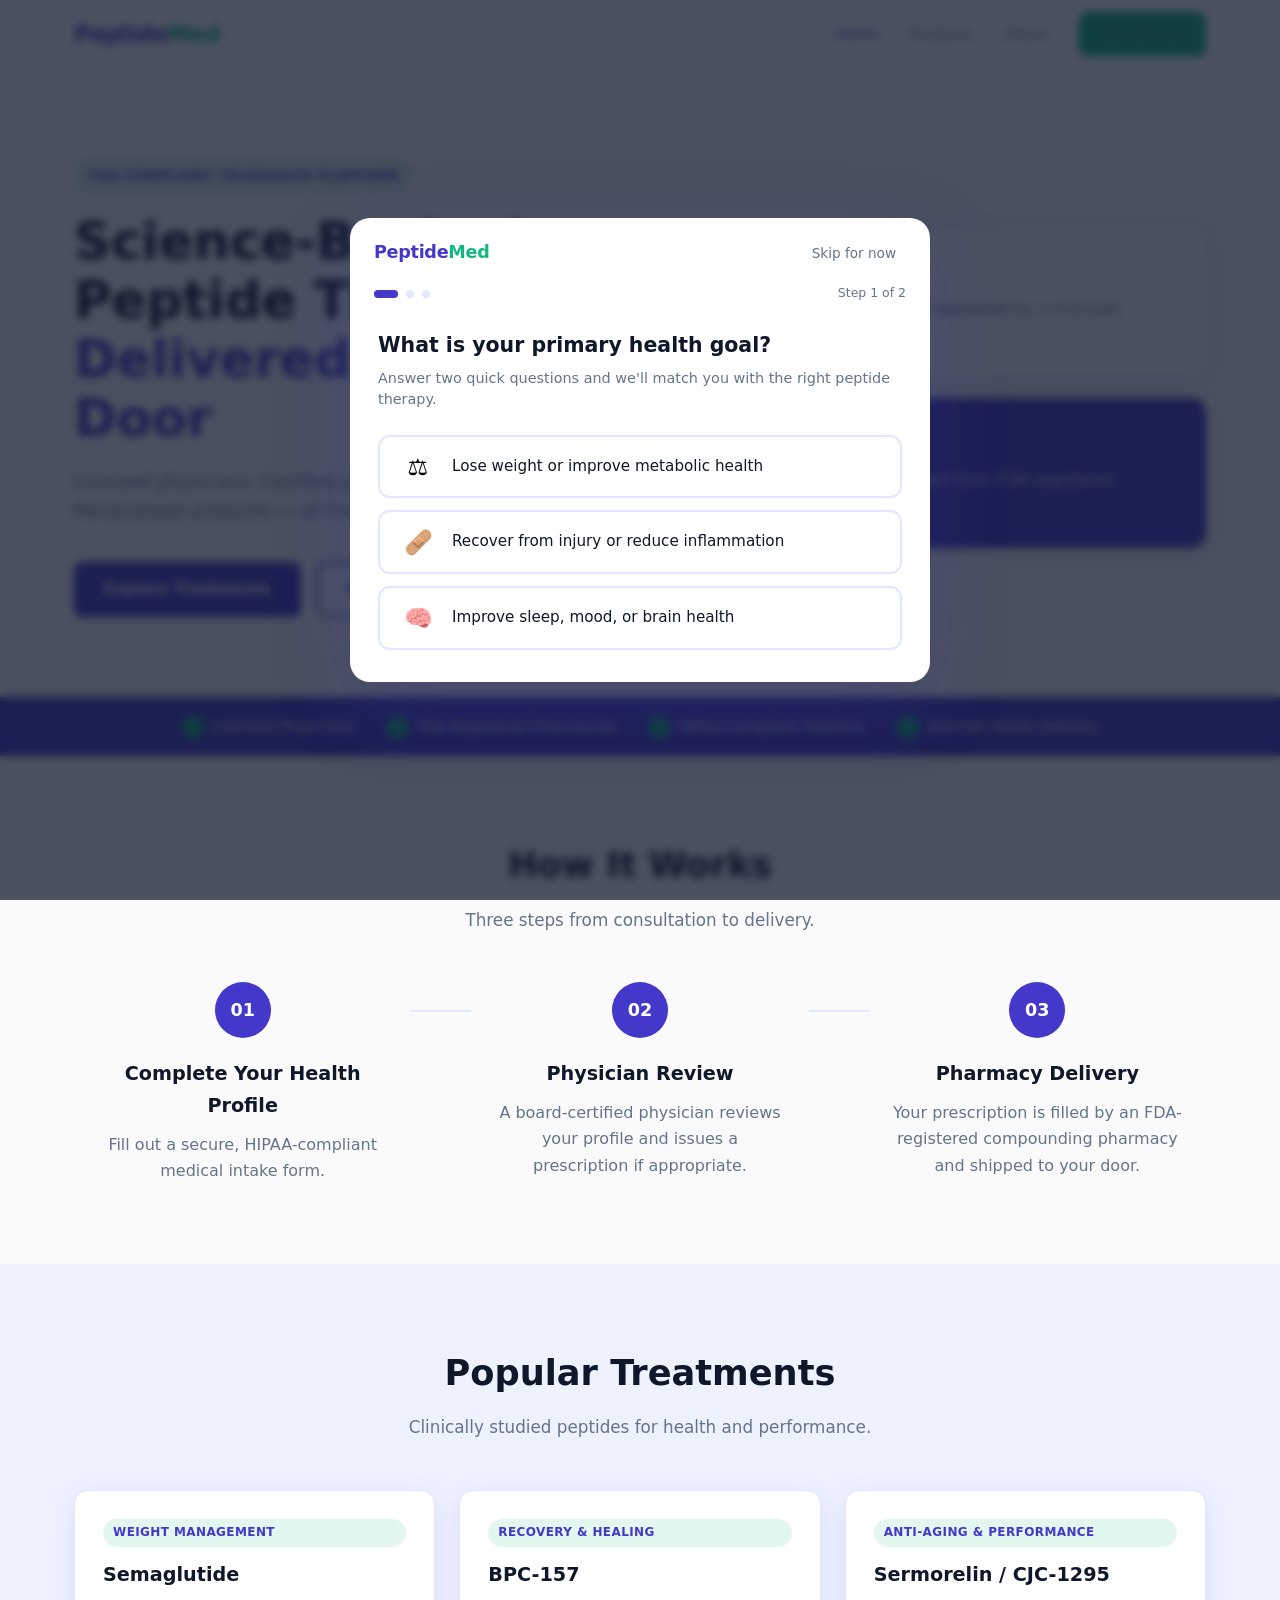
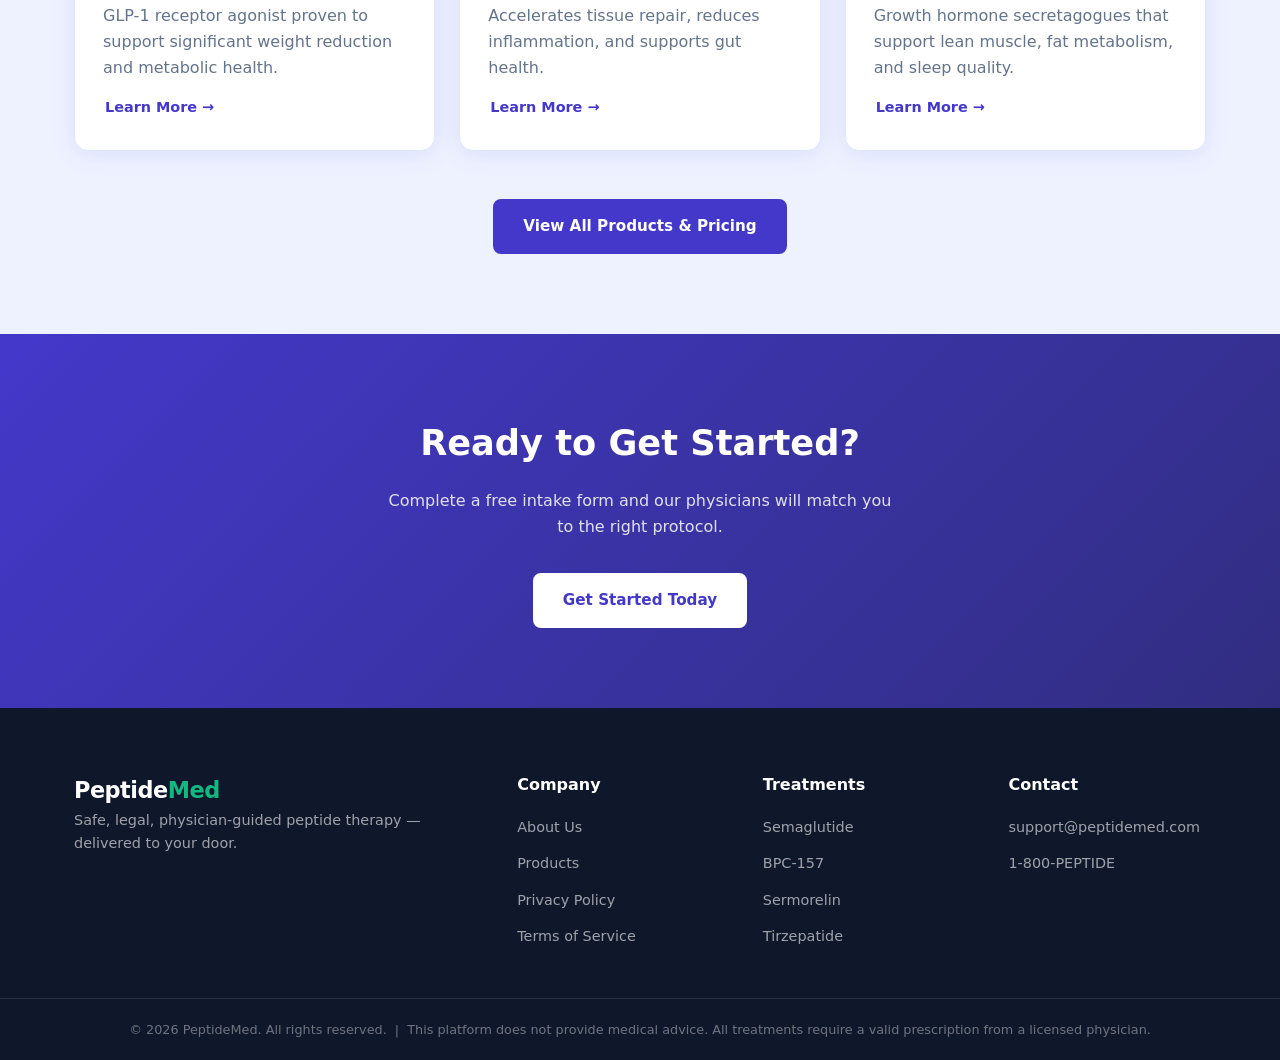
<file: index.html>
<!DOCTYPE html>
<html lang="en">
<head>
  <meta charset="UTF-8" />
  <meta name="viewport" content="width=device-width, initial-scale=1.0" />
  <title>PeptideMed — Advanced Telehealth Peptide Therapy</title>
  <link rel="stylesheet" href="css/styles.css" />
</head>
<body>
  <header class="site-header">
    <nav class="navbar">
      <a href="index.html" class="logo">Peptide<span>Med</span></a>
      <ul class="nav-links" id="navLinks">
        <li><a href="index.html" class="active">Home</a></li>
        <li><a href="products.html">Products</a></li>
        <li><a href="about.html">About</a></li>
        <li><a href="#" class="btn-nav">Get Started</a></li>
      </ul>
      <button class="hamburger" id="hamburger">&#9776;</button>
    </nav>
  </header>

  <!-- Hero -->
  <section class="hero">
    <div class="hero-content">
      <span class="hero-badge">FDA-Compliant Telehealth Platform</span>
      <h1>Science-Backed Peptide Therapy, <em>Delivered to Your Door</em></h1>
      <p>Licensed physicians. Certified pharmacies. Personalized protocols — all from home.</p>
      <div class="hero-cta">
        <a href="products.html" class="btn-primary">Explore Treatments</a>
        <a href="about.html" class="btn-secondary">How It Works</a>
      </div>
    </div>
    <div class="hero-visual">
      <div class="hero-card">
        <h3>Physician-Reviewed</h3>
        <p>Every protocol reviewed and approved by a licensed medical professional.</p>
      </div>
      <div class="hero-card hero-card-alt">
        <h3>Home Delivery</h3>
        <p>Compounded peptides shipped from FDA-registered pharmacies directly to you.</p>
      </div>
    </div>
  </section>

  <!-- Trust Bar -->
  <section class="trust-bar">
    <div class="container trust-inner">
      <div class="trust-item"><span class="trust-icon">&#10003;</span> Licensed Physicians</div>
      <div class="trust-item"><span class="trust-icon">&#10003;</span> FDA-Registered Pharmacies</div>
      <div class="trust-item"><span class="trust-icon">&#10003;</span> HIPAA-Compliant Platform</div>
      <div class="trust-item"><span class="trust-icon">&#10003;</span> Discreet Home Delivery</div>
    </div>
  </section>

  <!-- How It Works -->
  <section class="section how-it-works">
    <div class="container">
      <h2 class="section-title">How It Works</h2>
      <p class="section-subtitle">Three steps from consultation to delivery.</p>
      <div class="steps">
        <div class="step">
          <div class="step-number">01</div>
          <h3>Complete Your Health Profile</h3>
          <p>Fill out a secure, HIPAA-compliant medical intake form.</p>
        </div>
        <div class="step-connector"></div>
        <div class="step">
          <div class="step-number">02</div>
          <h3>Physician Review</h3>
          <p>A board-certified physician reviews your profile and issues a prescription if appropriate.</p>
        </div>
        <div class="step-connector"></div>
        <div class="step">
          <div class="step-number">03</div>
          <h3>Pharmacy Delivery</h3>
          <p>Your prescription is filled by an FDA-registered compounding pharmacy and shipped to your door.</p>
        </div>
      </div>
    </div>
  </section>

  <!-- Featured Products -->
  <section class="section featured-products bg-light">
    <div class="container">
      <h2 class="section-title">Popular Treatments</h2>
      <p class="section-subtitle">Clinically studied peptides for health and performance.</p>
      <div class="product-grid">
        <div class="product-card">
          <div class="product-tag">Weight Management</div>
          <h3>Semaglutide</h3>
          <p>GLP-1 receptor agonist proven to support significant weight reduction and metabolic health.</p>
          <a href="products.html" class="btn-card">Learn More &rarr;</a>
        </div>
        <div class="product-card">
          <div class="product-tag">Recovery &amp; Healing</div>
          <h3>BPC-157</h3>
          <p>Accelerates tissue repair, reduces inflammation, and supports gut health.</p>
          <a href="products.html" class="btn-card">Learn More &rarr;</a>
        </div>
        <div class="product-card">
          <div class="product-tag">Anti-Aging &amp; Performance</div>
          <h3>Sermorelin / CJC-1295</h3>
          <p>Growth hormone secretagogues that support lean muscle, fat metabolism, and sleep quality.</p>
          <a href="products.html" class="btn-card">Learn More &rarr;</a>
        </div>
      </div>
      <div class="centered-cta">
        <a href="products.html" class="btn-primary">View All Products &amp; Pricing</a>
      </div>
    </div>
  </section>

  <!-- CTA Banner -->
  <section class="cta-banner">
    <div class="container">
      <h2>Ready to Get Started?</h2>
      <p>Complete a free intake form and our physicians will match you to the right protocol.</p>
      <a href="#" class="btn-primary btn-white">Get Started Today</a>
    </div>
  </section>

  <footer class="site-footer">
    <div class="container footer-inner">
      <div class="footer-brand">
        <a href="index.html" class="logo">Peptide<span>Med</span></a>
        <p>Safe, legal, physician-guided peptide therapy — delivered to your door.</p>
      </div>
      <div class="footer-links">
        <h4>Company</h4>
        <ul>
          <li><a href="about.html">About Us</a></li>
          <li><a href="products.html">Products</a></li>
          <li><a href="#">Privacy Policy</a></li>
          <li><a href="#">Terms of Service</a></li>
        </ul>
      </div>
      <div class="footer-links">
        <h4>Treatments</h4>
        <ul>
          <li><a href="products.html">Semaglutide</a></li>
          <li><a href="products.html">BPC-157</a></li>
          <li><a href="products.html">Sermorelin</a></li>
          <li><a href="products.html">Tirzepatide</a></li>
        </ul>
      </div>
      <div class="footer-links">
        <h4>Contact</h4>
        <ul>
          <li><a href="mailto:support@peptidemed.com">support@peptidemed.com</a></li>
          <li><a href="tel:18007378433">1-800-PEPTIDE</a></li>
        </ul>
      </div>
    </div>
    <div class="footer-bottom">
      <p>&copy; 2026 PeptideMed. All rights reserved. &nbsp;|&nbsp; This platform does not provide medical advice. All treatments require a valid prescription from a licensed physician.</p>
    </div>
  </footer>

  <script src="js/main.js"></script>
  <script src="js/quiz.js"></script>
</body>
</html>
</file>
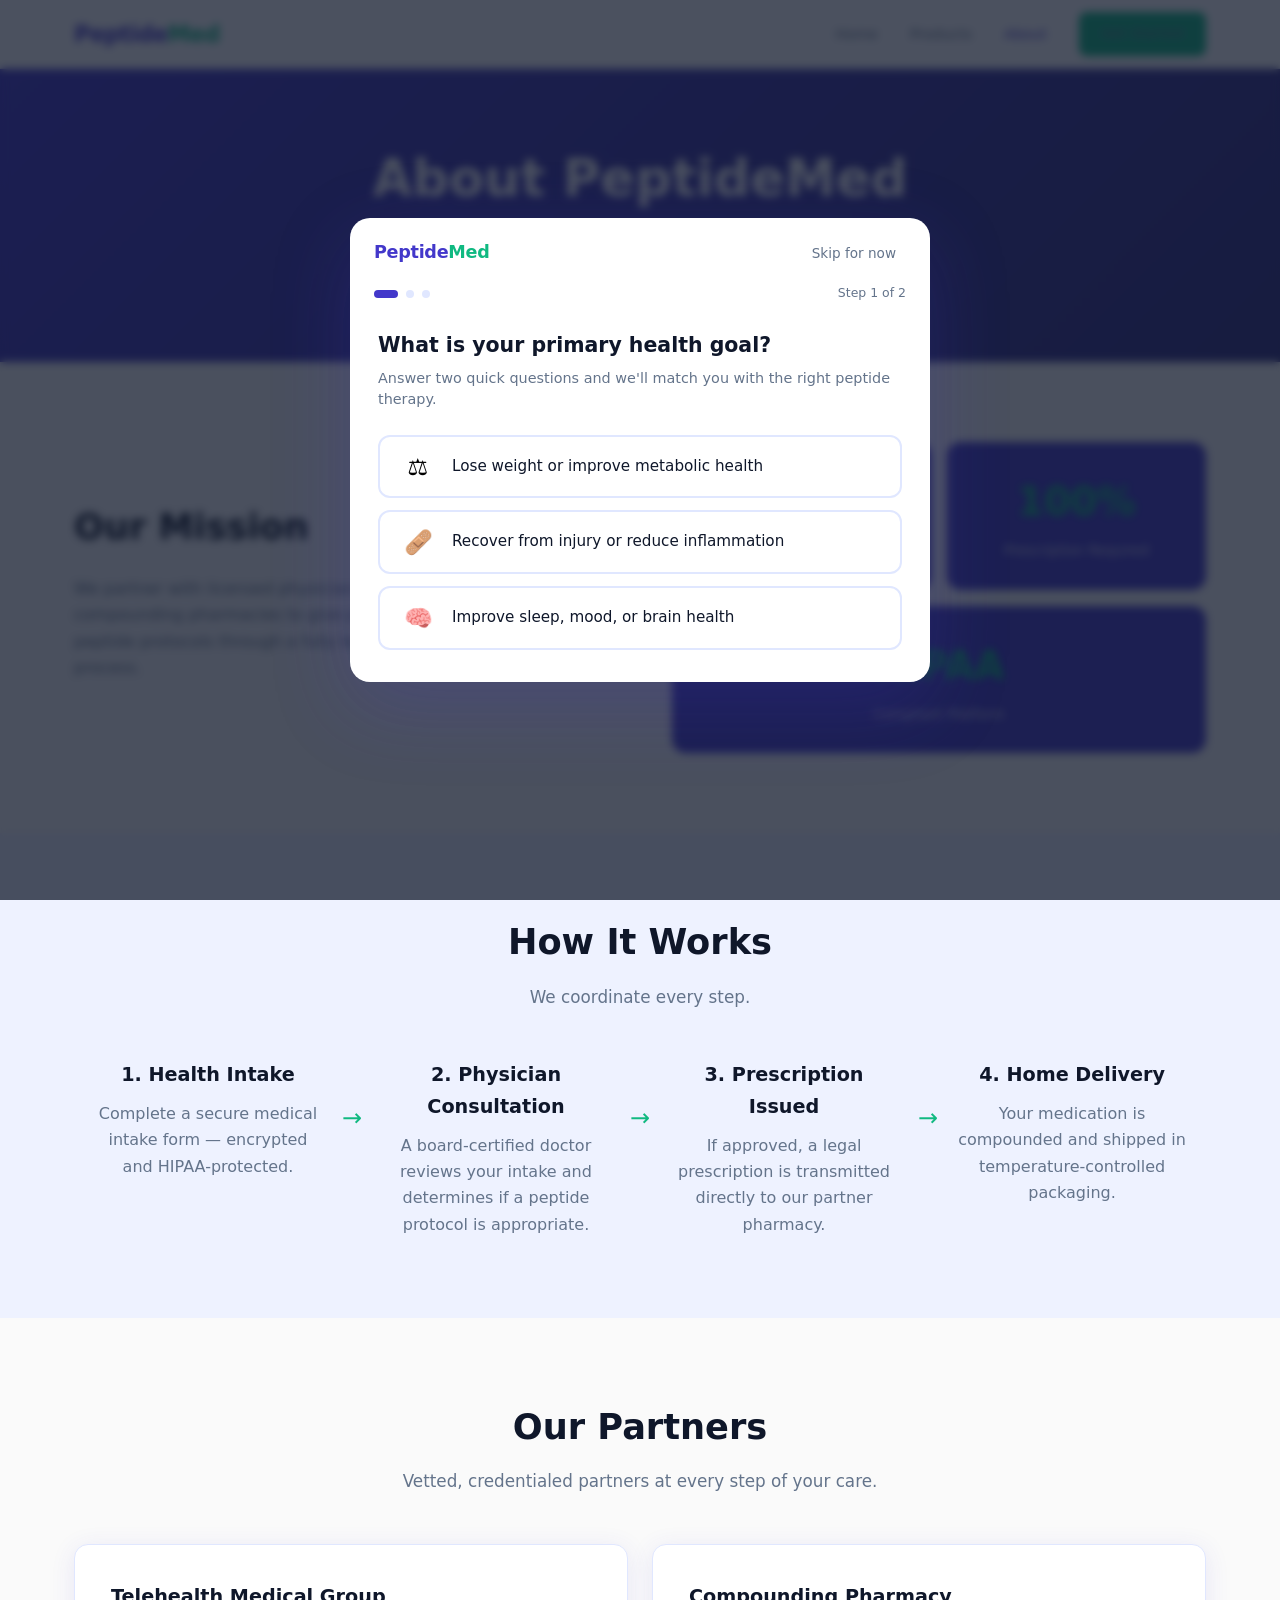
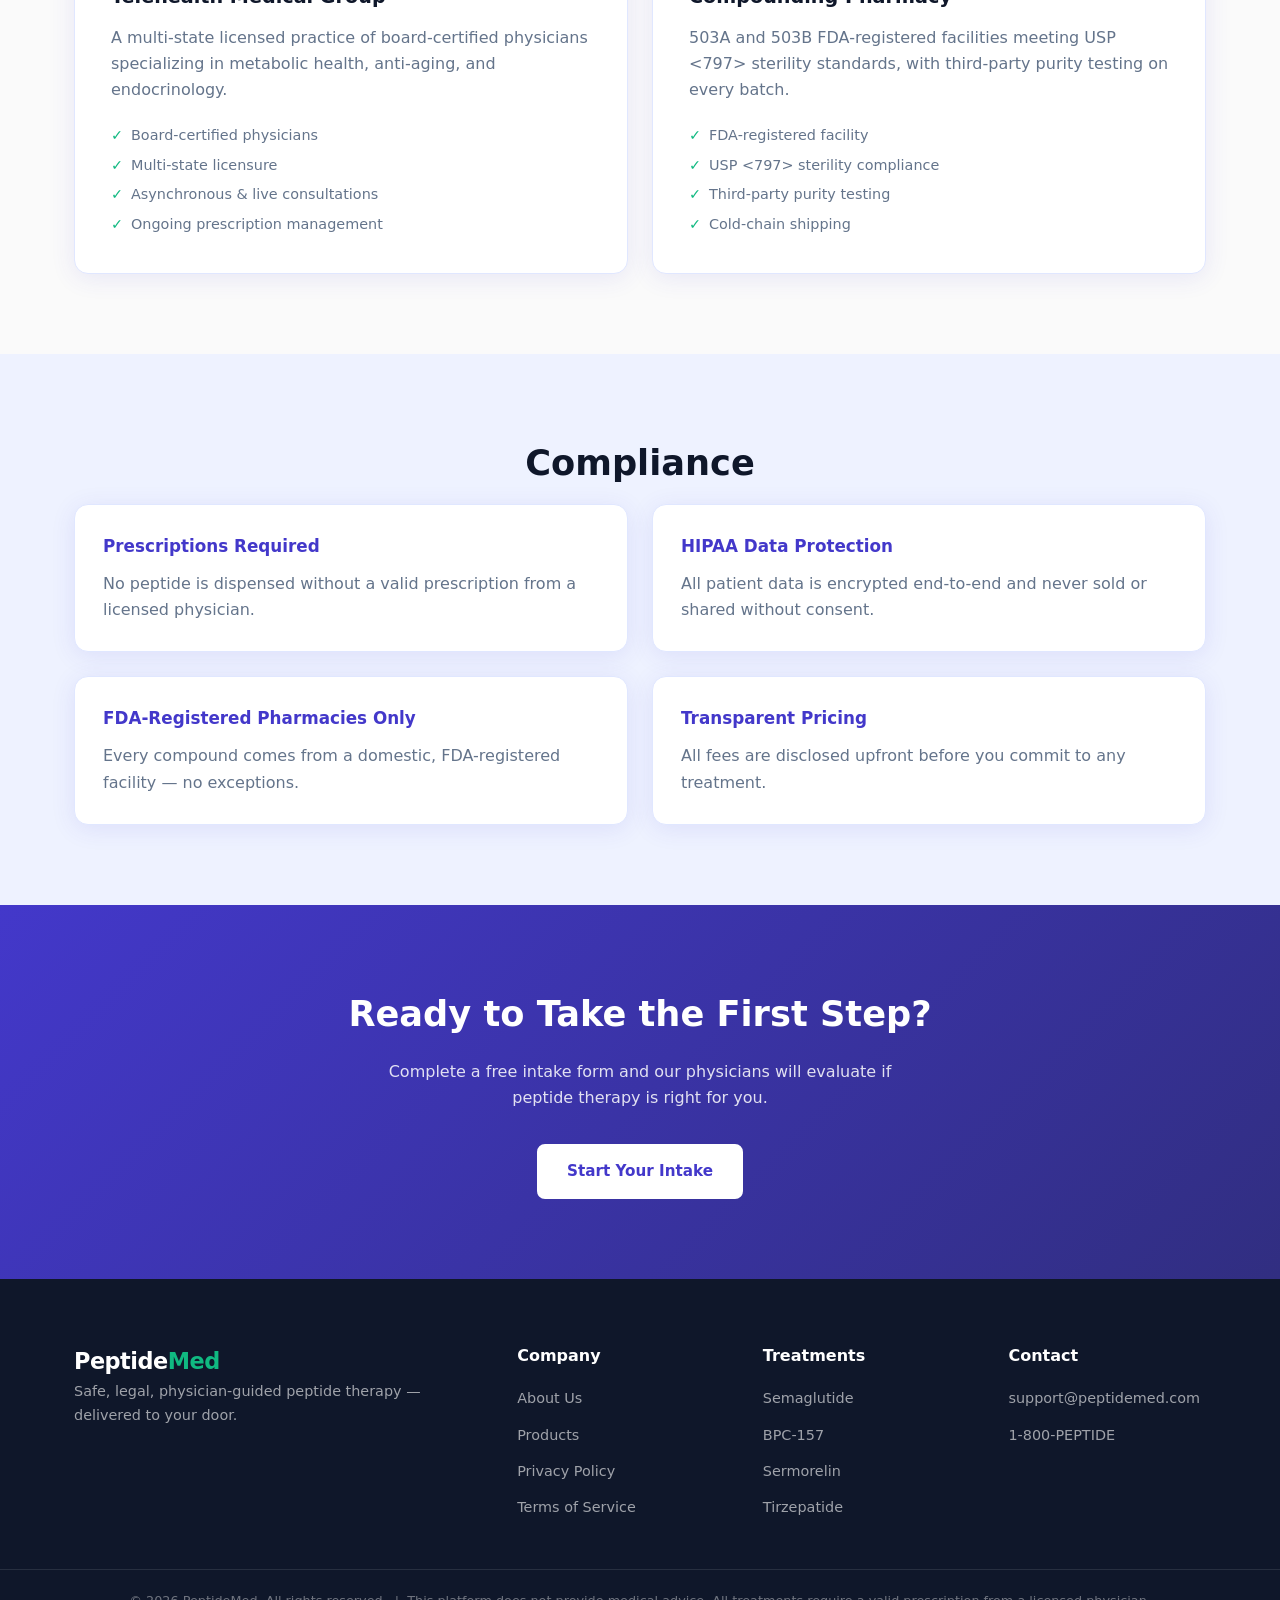
<file: about.html>
<!DOCTYPE html>
<html lang="en">
<head>
  <meta charset="UTF-8" />
  <meta name="viewport" content="width=device-width, initial-scale=1.0" />
  <title>About Us — PeptideMed</title>
  <link rel="stylesheet" href="css/styles.css" />
</head>
<body>
  <header class="site-header">
    <nav class="navbar">
      <a href="index.html" class="logo">Peptide<span>Med</span></a>
      <ul class="nav-links" id="navLinks">
        <li><a href="index.html">Home</a></li>
        <li><a href="products.html">Products</a></li>
        <li><a href="about.html" class="active">About</a></li>
        <li><a href="#" class="btn-nav">Get Started</a></li>
      </ul>
      <button class="hamburger" id="hamburger">&#9776;</button>
    </nav>
  </header>

  <!-- Page Hero -->
  <section class="page-hero">
    <div class="container">
      <h1>About PeptideMed</h1>
      <p>Making advanced peptide therapy accessible, safe, and fully supervised.</p>
    </div>
  </section>

  <!-- Mission -->
  <section class="section">
    <div class="container about-split">
      <div class="about-text">
        <h2>Our Mission</h2>
        <p>We partner with licensed physicians and FDA-registered compounding pharmacies to give patients access to advanced peptide protocols through a fully legal, medically supervised process.</p>
      </div>
      <div class="about-visual">
        <div class="stat-card"><span class="stat-number">3</span><span class="stat-label">Trusted Partners</span></div>
        <div class="stat-card"><span class="stat-number">100%</span><span class="stat-label">Prescription Required</span></div>
        <div class="stat-card"><span class="stat-number">HIPAA</span><span class="stat-label">Compliant Platform</span></div>
      </div>
    </div>
  </section>

  <!-- How The Platform Works -->
  <section class="section bg-light">
    <div class="container">
      <h2 class="section-title">How It Works</h2>
      <p class="section-subtitle">We coordinate every step.</p>
      <div class="process-flow">
        <div class="process-step">
          <h3>1. Health Intake</h3>
          <p>Complete a secure medical intake form — encrypted and HIPAA-protected.</p>
        </div>
        <div class="process-arrow">&#8594;</div>
        <div class="process-step">
          <h3>2. Physician Consultation</h3>
          <p>A board-certified doctor reviews your intake and determines if a peptide protocol is appropriate.</p>
        </div>
        <div class="process-arrow">&#8594;</div>
        <div class="process-step">
          <h3>3. Prescription Issued</h3>
          <p>If approved, a legal prescription is transmitted directly to our partner pharmacy.</p>
        </div>
        <div class="process-arrow">&#8594;</div>
        <div class="process-step">
          <h3>4. Home Delivery</h3>
          <p>Your medication is compounded and shipped in temperature-controlled packaging.</p>
        </div>
      </div>
    </div>
  </section>

  <!-- Our Partners -->
  <section class="section">
    <div class="container">
      <h2 class="section-title">Our Partners</h2>
      <p class="section-subtitle">Vetted, credentialed partners at every step of your care.</p>
      <div class="partner-grid">
        <div class="partner-card">
          <h3>Telehealth Medical Group</h3>
          <p>A multi-state licensed practice of board-certified physicians specializing in metabolic health, anti-aging, and endocrinology.</p>
          <ul class="partner-features">
            <li>Board-certified physicians</li>
            <li>Multi-state licensure</li>
            <li>Asynchronous &amp; live consultations</li>
            <li>Ongoing prescription management</li>
          </ul>
        </div>
        <div class="partner-card">
          <h3>Compounding Pharmacy</h3>
          <p>503A and 503B FDA-registered facilities meeting USP &lt;797&gt; sterility standards, with third-party purity testing on every batch.</p>
          <ul class="partner-features">
            <li>FDA-registered facility</li>
            <li>USP &lt;797&gt; sterility compliance</li>
            <li>Third-party purity testing</li>
            <li>Cold-chain shipping</li>
          </ul>
        </div>
      </div>
    </div>
  </section>

  <!-- Legal & Compliance -->
  <section class="section bg-light">
    <div class="container">
      <h2 class="section-title">Compliance</h2>
      <div class="compliance-grid">
        <div class="compliance-item">
          <h4>Prescriptions Required</h4>
          <p>No peptide is dispensed without a valid prescription from a licensed physician.</p>
        </div>
        <div class="compliance-item">
          <h4>HIPAA Data Protection</h4>
          <p>All patient data is encrypted end-to-end and never sold or shared without consent.</p>
        </div>
        <div class="compliance-item">
          <h4>FDA-Registered Pharmacies Only</h4>
          <p>Every compound comes from a domestic, FDA-registered facility — no exceptions.</p>
        </div>
        <div class="compliance-item">
          <h4>Transparent Pricing</h4>
          <p>All fees are disclosed upfront before you commit to any treatment.</p>
        </div>
      </div>
    </div>
  </section>

  <!-- CTA -->
  <section class="cta-banner">
    <div class="container">
      <h2>Ready to Take the First Step?</h2>
      <p>Complete a free intake form and our physicians will evaluate if peptide therapy is right for you.</p>
      <a href="#" class="btn-primary btn-white">Start Your Intake</a>
    </div>
  </section>

  <footer class="site-footer">
    <div class="container footer-inner">
      <div class="footer-brand">
        <a href="index.html" class="logo">Peptide<span>Med</span></a>
        <p>Safe, legal, physician-guided peptide therapy — delivered to your door.</p>
      </div>
      <div class="footer-links">
        <h4>Company</h4>
        <ul>
          <li><a href="about.html">About Us</a></li>
          <li><a href="products.html">Products</a></li>
          <li><a href="#">Privacy Policy</a></li>
          <li><a href="#">Terms of Service</a></li>
        </ul>
      </div>
      <div class="footer-links">
        <h4>Treatments</h4>
        <ul>
          <li><a href="products.html">Semaglutide</a></li>
          <li><a href="products.html">BPC-157</a></li>
          <li><a href="products.html">Sermorelin</a></li>
          <li><a href="products.html">Tirzepatide</a></li>
        </ul>
      </div>
      <div class="footer-links">
        <h4>Contact</h4>
        <ul>
          <li><a href="mailto:support@peptidemed.com">support@peptidemed.com</a></li>
          <li><a href="tel:18007378433">1-800-PEPTIDE</a></li>
        </ul>
      </div>
    </div>
    <div class="footer-bottom">
      <p>&copy; 2026 PeptideMed. All rights reserved. &nbsp;|&nbsp; This platform does not provide medical advice. All treatments require a valid prescription from a licensed physician.</p>
    </div>
  </footer>

  <script src="js/main.js"></script>
  <script src="js/quiz.js"></script>
</body>
</html>
</file>
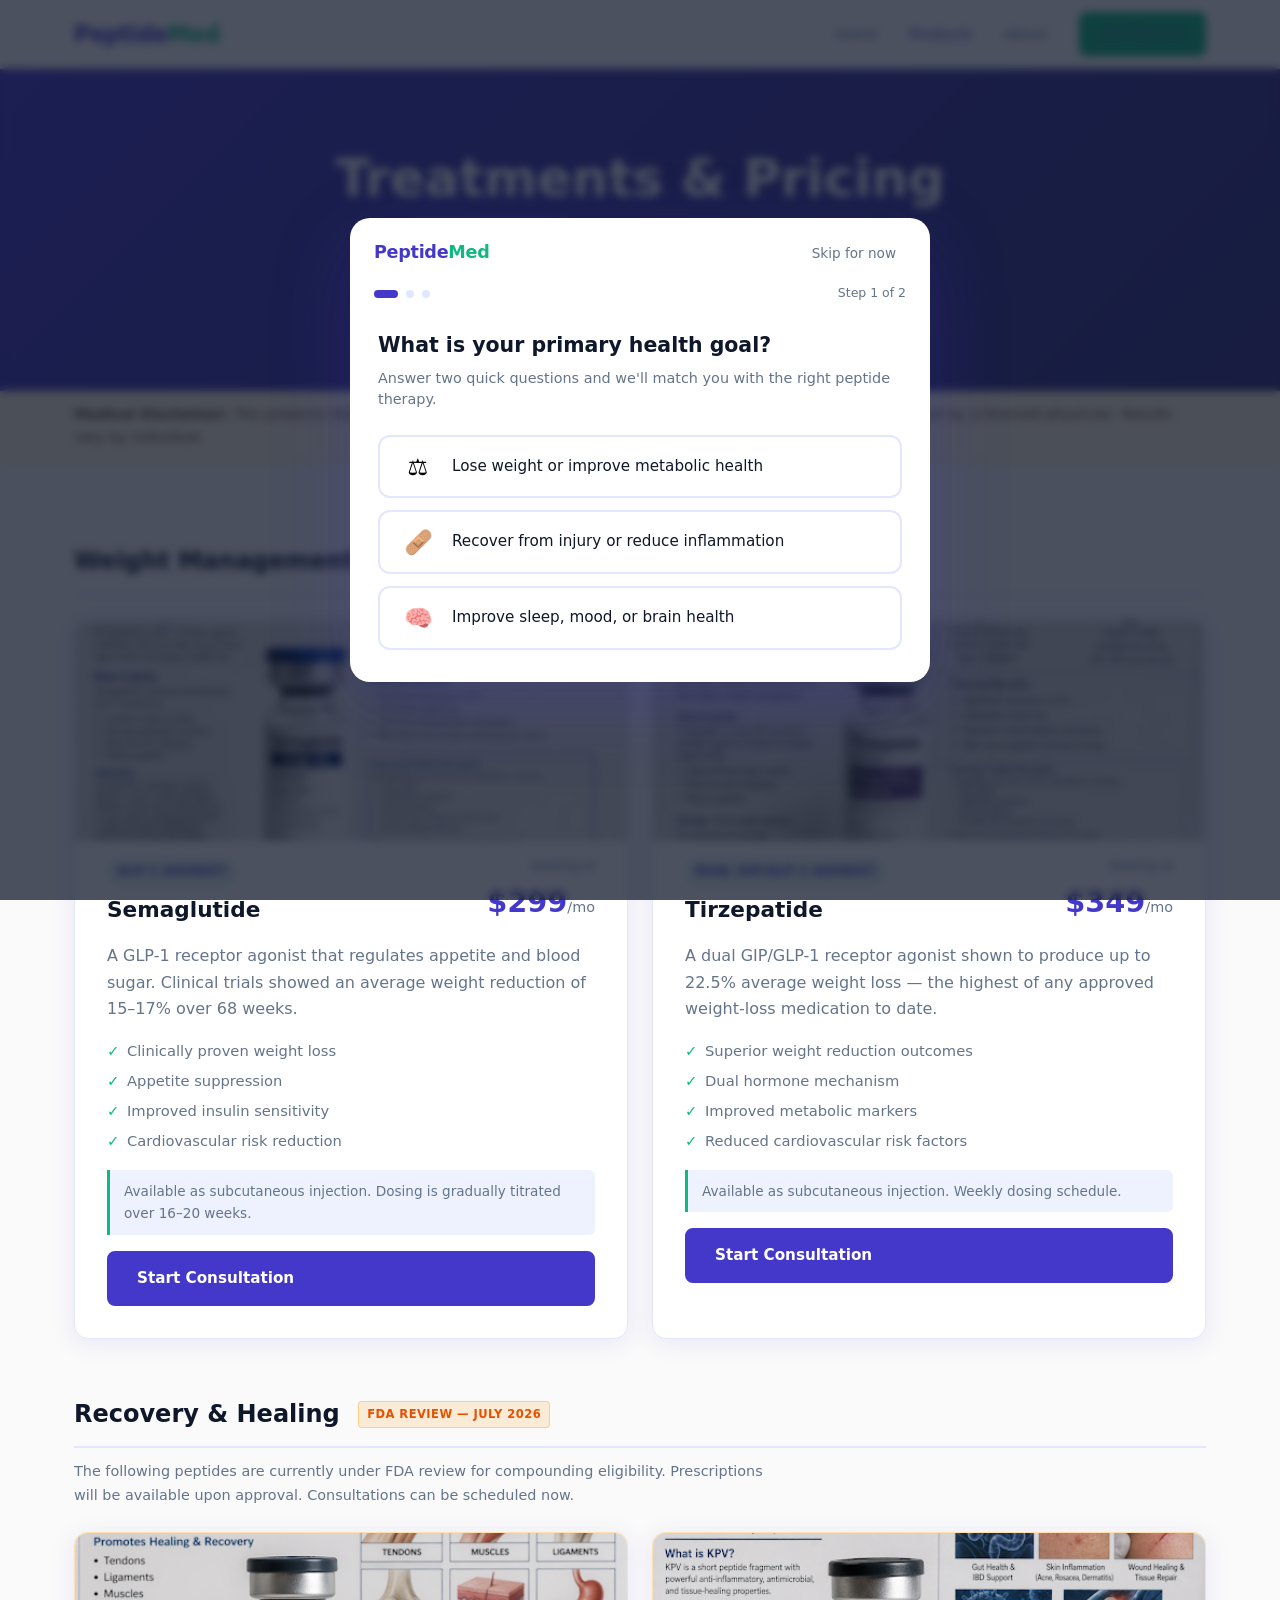
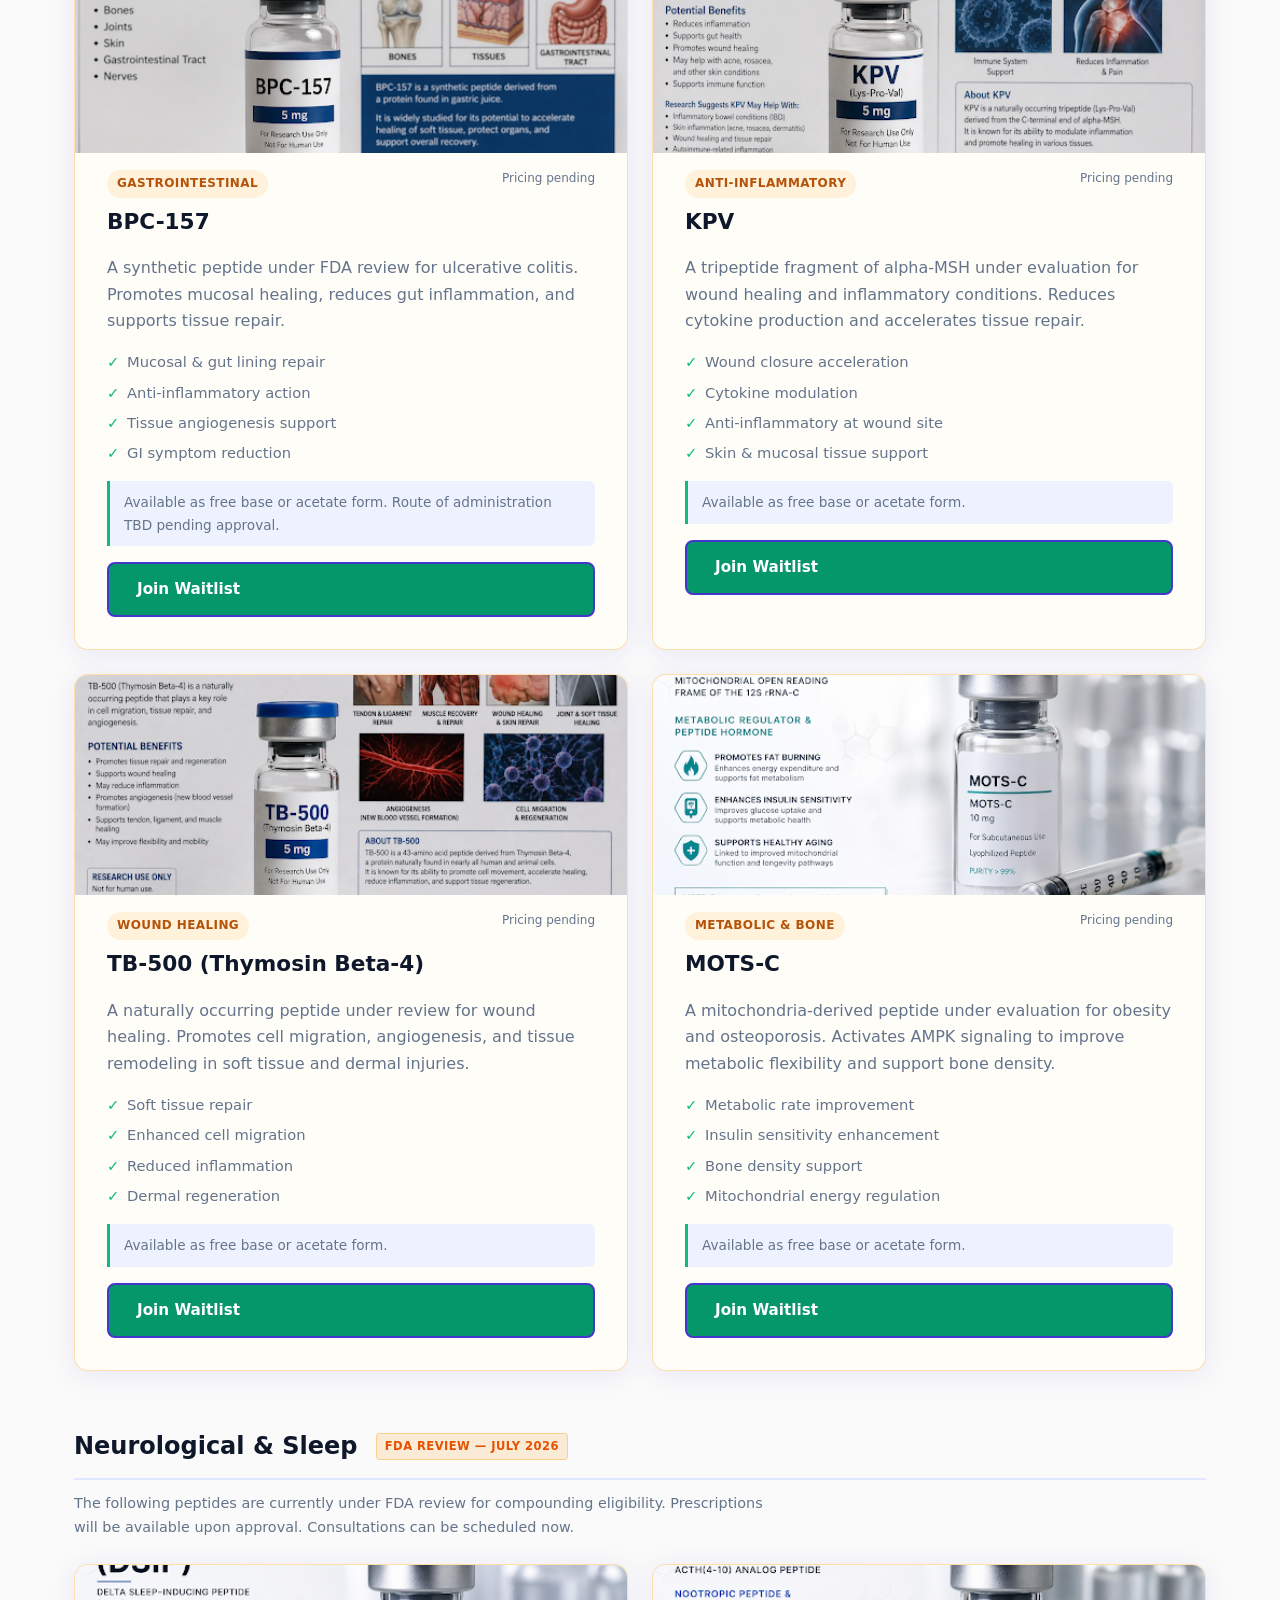
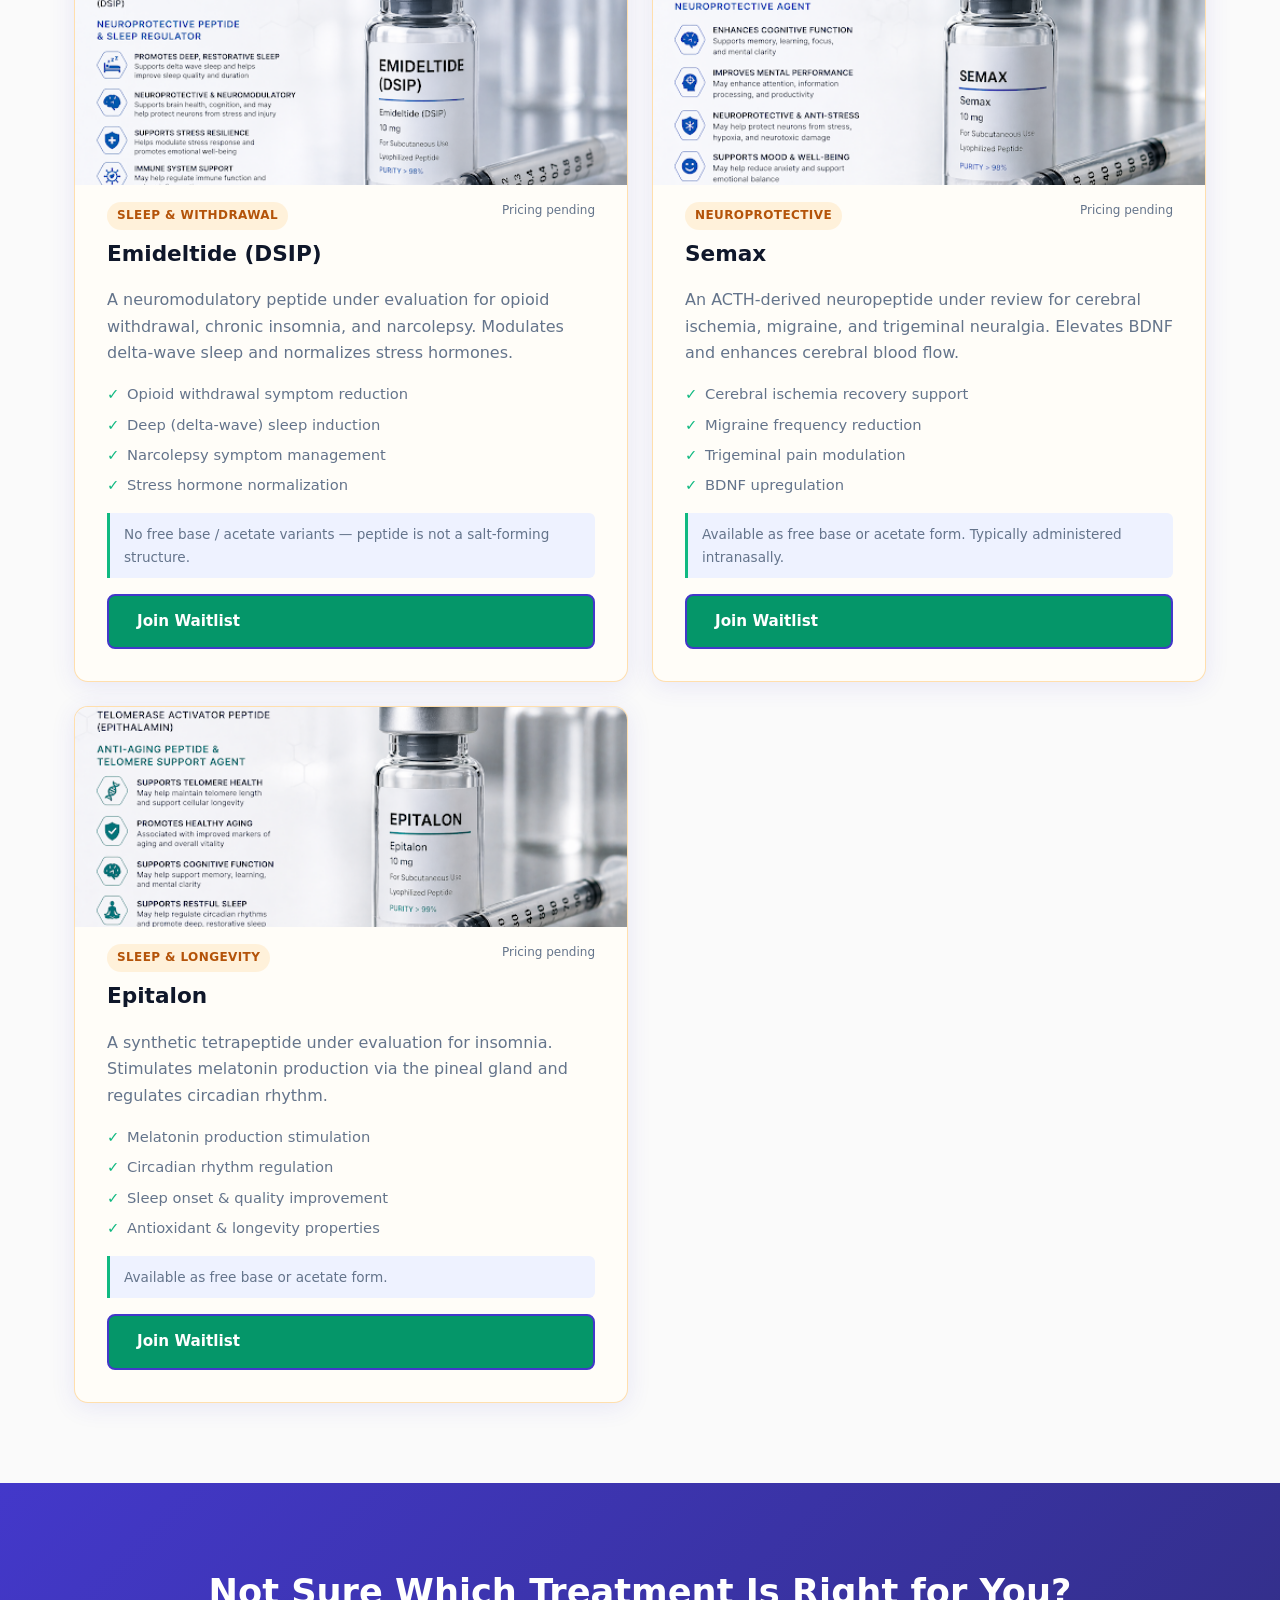
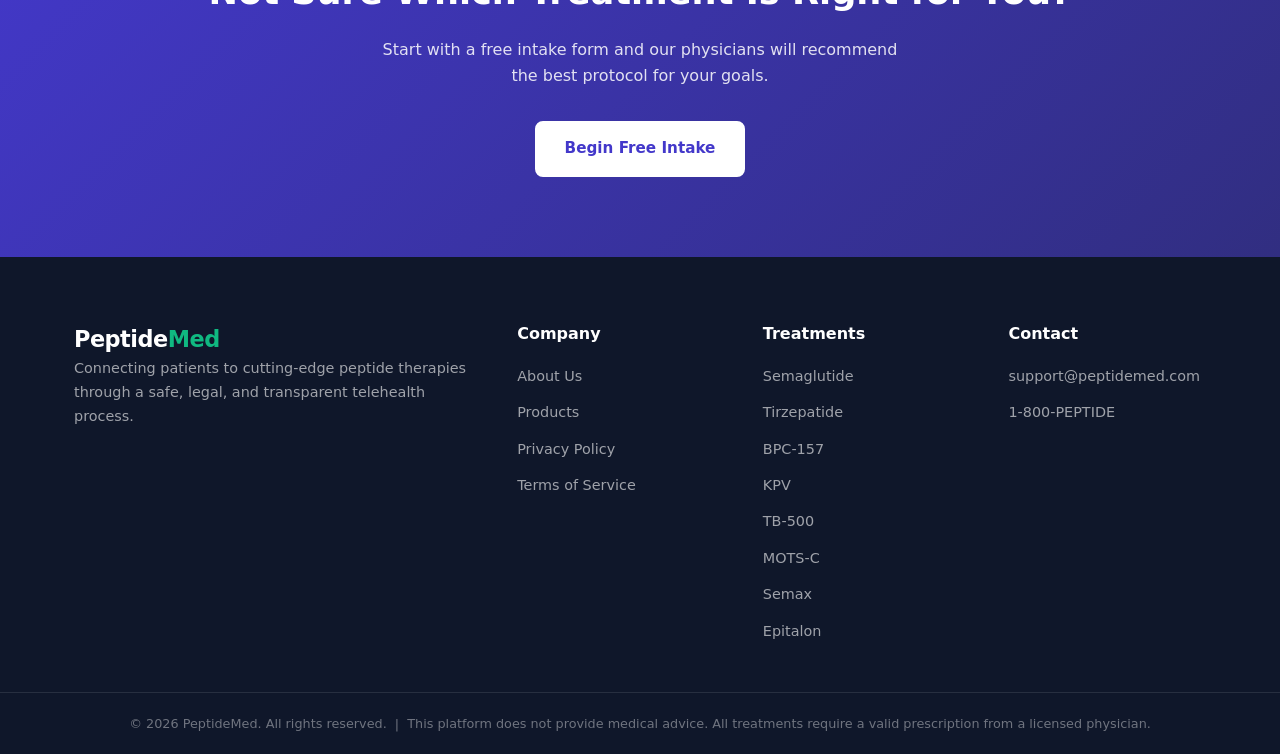
<file: products.html>
<!DOCTYPE html>
<html lang="en">
<head>
  <meta charset="UTF-8" />
  <meta name="viewport" content="width=device-width, initial-scale=1.0" />
  <title>Products &amp; Pricing — PeptideMed</title>
  <link rel="stylesheet" href="css/styles.css" />
</head>
<body>
  <header class="site-header">
    <nav class="navbar">
      <a href="index.html" class="logo">Peptide<span>Med</span></a>
      <ul class="nav-links" id="navLinks">
        <li><a href="index.html">Home</a></li>
        <li><a href="products.html" class="active">Products</a></li>
        <li><a href="about.html">About</a></li>
        <li><a href="#" class="btn-nav">Get Started</a></li>
      </ul>
      <button class="hamburger" id="hamburger">&#9776;</button>
    </nav>
  </header>

  <!-- Page Hero -->
  <section class="page-hero">
    <div class="container">
      <h1>Treatments &amp; Pricing</h1>
      <p>All treatments require a physician consultation and prescription. Pricing reflects compounded medication costs and excludes the consultation fee.</p>
    </div>
  </section>

  <!-- Disclaimer -->
  <div class="disclaimer-bar">
    <div class="container">
      <strong>Medical Disclaimer:</strong> The products listed below are prescription medications dispensed only after evaluation and approval by a licensed physician. Results vary by individual.
    </div>
  </div>

  <!-- Products -->
  <section class="section">
    <div class="container">

      <!-- Category: Weight Management -->
      <h2 class="category-title">Weight Management</h2>
      <div class="product-detail-grid">

        <div class="product-detail-card" id="semaglutide">
          <img src="Peptide%20Photos/Semaglutide.png" alt="Semaglutide" class="product-detail-img" />
          <div class="product-detail-header">
            <div>
              <div class="product-tag">GLP-1 Agonist</div>
              <h3>Semaglutide</h3>
            </div>
            <div class="product-pricing">
              <span class="price-from">Starting at</span>
              <span class="price">$299<span class="price-period">/mo</span></span>
            </div>
          </div>
          <p>A GLP-1 receptor agonist that regulates appetite and blood sugar. Clinical trials showed an average weight reduction of 15–17% over 68 weeks.</p>
          <ul class="product-benefits">
            <li>Clinically proven weight loss</li>
            <li>Appetite suppression</li>
            <li>Improved insulin sensitivity</li>
            <li>Cardiovascular risk reduction</li>
          </ul>
          <div class="product-note">Available as subcutaneous injection. Dosing is gradually titrated over 16–20 weeks.</div>
          <a href="#" class="btn-primary">Start Consultation</a>
        </div>

        <div class="product-detail-card" id="tirzepatide">
          <img src="Peptide%20Photos/Tirzepatide.png" alt="Tirzepatide" class="product-detail-img" />
          <div class="product-detail-header">
            <div>
              <div class="product-tag">Dual GIP/GLP-1 Agonist</div>
              <h3>Tirzepatide</h3>
            </div>
            <div class="product-pricing">
              <span class="price-from">Starting at</span>
              <span class="price">$349<span class="price-period">/mo</span></span>
            </div>
          </div>
          <p>A dual GIP/GLP-1 receptor agonist shown to produce up to 22.5% average weight loss — the highest of any approved weight-loss medication to date.</p>
          <ul class="product-benefits">
            <li>Superior weight reduction outcomes</li>
            <li>Dual hormone mechanism</li>
            <li>Improved metabolic markers</li>
            <li>Reduced cardiovascular risk factors</li>
          </ul>
          <div class="product-note">Available as subcutaneous injection. Weekly dosing schedule.</div>
          <a href="#" class="btn-primary">Start Consultation</a>
        </div>

      </div>

      <!-- Category: Recovery & Healing -->
      <h2 class="category-title">Recovery &amp; Healing <span class="review-badge">FDA Review — July 2026</span></h2>
      <p class="category-note">The following peptides are currently under FDA review for compounding eligibility. Prescriptions will be available upon approval. Consultations can be scheduled now.</p>
      <div class="product-detail-grid">

        <div class="product-detail-card pending" id="bpc-157">
          <img src="Peptide%20Photos/BPC-157.png" alt="BPC-157" class="product-detail-img" />
          <div class="product-detail-header">
            <div>
              <div class="product-tag">Gastrointestinal</div>
              <h3>BPC-157</h3>
            </div>
            <div class="product-pricing">
              <span class="price-from">Pricing pending</span>
            </div>
          </div>
          <p>A synthetic peptide under FDA review for ulcerative colitis. Promotes mucosal healing, reduces gut inflammation, and supports tissue repair.</p>
          <ul class="product-benefits">
            <li>Mucosal &amp; gut lining repair</li>
            <li>Anti-inflammatory action</li>
            <li>Tissue angiogenesis support</li>
            <li>GI symptom reduction</li>
          </ul>
          <div class="product-note">Available as free base or acetate form. Route of administration TBD pending approval.</div>
          <a href="#" class="btn-primary">Join Waitlist</a>
        </div>

        <div class="product-detail-card pending" id="kpv">
          <img src="Peptide%20Photos/KPV.png" alt="KPV" class="product-detail-img" />
          <div class="product-detail-header">
            <div>
              <div class="product-tag">Anti-Inflammatory</div>
              <h3>KPV</h3>
            </div>
            <div class="product-pricing">
              <span class="price-from">Pricing pending</span>
            </div>
          </div>
          <p>A tripeptide fragment of alpha-MSH under evaluation for wound healing and inflammatory conditions. Reduces cytokine production and accelerates tissue repair.</p>
          <ul class="product-benefits">
            <li>Wound closure acceleration</li>
            <li>Cytokine modulation</li>
            <li>Anti-inflammatory at wound site</li>
            <li>Skin &amp; mucosal tissue support</li>
          </ul>
          <div class="product-note">Available as free base or acetate form.</div>
          <a href="#" class="btn-primary">Join Waitlist</a>
        </div>

        <div class="product-detail-card pending" id="tb-500">
          <img src="Peptide%20Photos/TB-500.png" alt="TB-500" class="product-detail-img" />
          <div class="product-detail-header">
            <div>
              <div class="product-tag">Wound Healing</div>
              <h3>TB-500 (Thymosin Beta-4)</h3>
            </div>
            <div class="product-pricing">
              <span class="price-from">Pricing pending</span>
            </div>
          </div>
          <p>A naturally occurring peptide under review for wound healing. Promotes cell migration, angiogenesis, and tissue remodeling in soft tissue and dermal injuries.</p>
          <ul class="product-benefits">
            <li>Soft tissue repair</li>
            <li>Enhanced cell migration</li>
            <li>Reduced inflammation</li>
            <li>Dermal regeneration</li>
          </ul>
          <div class="product-note">Available as free base or acetate form.</div>
          <a href="#" class="btn-primary">Join Waitlist</a>
        </div>

        <div class="product-detail-card pending" id="mots-c">
          <img src="Peptide%20Photos/MOTS-C.png" alt="MOTS-C" class="product-detail-img" />
          <div class="product-detail-header">
            <div>
              <div class="product-tag">Metabolic &amp; Bone</div>
              <h3>MOTS-C</h3>
            </div>
            <div class="product-pricing">
              <span class="price-from">Pricing pending</span>
            </div>
          </div>
          <p>A mitochondria-derived peptide under evaluation for obesity and osteoporosis. Activates AMPK signaling to improve metabolic flexibility and support bone density.</p>
          <ul class="product-benefits">
            <li>Metabolic rate improvement</li>
            <li>Insulin sensitivity enhancement</li>
            <li>Bone density support</li>
            <li>Mitochondrial energy regulation</li>
          </ul>
          <div class="product-note">Available as free base or acetate form.</div>
          <a href="#" class="btn-primary">Join Waitlist</a>
        </div>

      </div>

      <!-- Category: Neurological & Sleep -->
      <h2 class="category-title">Neurological &amp; Sleep <span class="review-badge">FDA Review — July 2026</span></h2>
      <p class="category-note">The following peptides are currently under FDA review for compounding eligibility. Prescriptions will be available upon approval. Consultations can be scheduled now.</p>
      <div class="product-detail-grid">

        <div class="product-detail-card pending" id="emideltide">
          <img src="Peptide%20Photos/Emideltide%20(DSIP).png" alt="Emideltide (DSIP)" class="product-detail-img" />
          <div class="product-detail-header">
            <div>
              <div class="product-tag">Sleep &amp; Withdrawal</div>
              <h3>Emideltide (DSIP)</h3>
            </div>
            <div class="product-pricing">
              <span class="price-from">Pricing pending</span>
            </div>
          </div>
          <p>A neuromodulatory peptide under evaluation for opioid withdrawal, chronic insomnia, and narcolepsy. Modulates delta-wave sleep and normalizes stress hormones.</p>
          <ul class="product-benefits">
            <li>Opioid withdrawal symptom reduction</li>
            <li>Deep (delta-wave) sleep induction</li>
            <li>Narcolepsy symptom management</li>
            <li>Stress hormone normalization</li>
          </ul>
          <div class="product-note">No free base / acetate variants — peptide is not a salt-forming structure.</div>
          <a href="#" class="btn-primary">Join Waitlist</a>
        </div>

        <div class="product-detail-card pending" id="semax">
          <img src="Peptide%20Photos/Semax.png" alt="Semax" class="product-detail-img" />
          <div class="product-detail-header">
            <div>
              <div class="product-tag">Neuroprotective</div>
              <h3>Semax</h3>
            </div>
            <div class="product-pricing">
              <span class="price-from">Pricing pending</span>
            </div>
          </div>
          <p>An ACTH-derived neuropeptide under review for cerebral ischemia, migraine, and trigeminal neuralgia. Elevates BDNF and enhances cerebral blood flow.</p>
          <ul class="product-benefits">
            <li>Cerebral ischemia recovery support</li>
            <li>Migraine frequency reduction</li>
            <li>Trigeminal pain modulation</li>
            <li>BDNF upregulation</li>
          </ul>
          <div class="product-note">Available as free base or acetate form. Typically administered intranasally.</div>
          <a href="#" class="btn-primary">Join Waitlist</a>
        </div>

        <div class="product-detail-card pending" id="epitalon">
          <img src="Peptide%20Photos/Epitalon.png" alt="Epitalon" class="product-detail-img" />
          <div class="product-detail-header">
            <div>
              <div class="product-tag">Sleep &amp; Longevity</div>
              <h3>Epitalon</h3>
            </div>
            <div class="product-pricing">
              <span class="price-from">Pricing pending</span>
            </div>
          </div>
          <p>A synthetic tetrapeptide under evaluation for insomnia. Stimulates melatonin production via the pineal gland and regulates circadian rhythm.</p>
          <ul class="product-benefits">
            <li>Melatonin production stimulation</li>
            <li>Circadian rhythm regulation</li>
            <li>Sleep onset &amp; quality improvement</li>
            <li>Antioxidant &amp; longevity properties</li>
          </ul>
          <div class="product-note">Available as free base or acetate form.</div>
          <a href="#" class="btn-primary">Join Waitlist</a>
        </div>

      </div>
    </div>
  </section>

  <!-- Consultation CTA -->
  <section class="cta-banner">
    <div class="container">
      <h2>Not Sure Which Treatment Is Right for You?</h2>
      <p>Start with a free intake form and our physicians will recommend the best protocol for your goals.</p>
      <a href="#" class="btn-primary btn-white">Begin Free Intake</a>
    </div>
  </section>

  <footer class="site-footer">
    <div class="container footer-inner">
      <div class="footer-brand">
        <a href="index.html" class="logo">Peptide<span>Med</span></a>
        <p>Connecting patients to cutting-edge peptide therapies through a safe, legal, and transparent telehealth process.</p>
      </div>
      <div class="footer-links">
        <h4>Company</h4>
        <ul>
          <li><a href="about.html">About Us</a></li>
          <li><a href="products.html">Products</a></li>
          <li><a href="#">Privacy Policy</a></li>
          <li><a href="#">Terms of Service</a></li>
        </ul>
      </div>
      <div class="footer-links">
        <h4>Treatments</h4>
        <ul>
          <li><a href="products.html">Semaglutide</a></li>
          <li><a href="products.html">Tirzepatide</a></li>
          <li><a href="products.html">BPC-157</a></li>
          <li><a href="products.html">KPV</a></li>
          <li><a href="products.html">TB-500</a></li>
          <li><a href="products.html">MOTS-C</a></li>
          <li><a href="products.html">Semax</a></li>
          <li><a href="products.html">Epitalon</a></li>
        </ul>
      </div>
      <div class="footer-links">
        <h4>Contact</h4>
        <ul>
          <li><a href="mailto:support@peptidemed.com">support@peptidemed.com</a></li>
          <li><a href="tel:18007378433">1-800-PEPTIDE</a></li>
        </ul>
      </div>
    </div>
    <div class="footer-bottom">
      <p>&copy; 2026 PeptideMed. All rights reserved. &nbsp;|&nbsp; This platform does not provide medical advice. All treatments require a valid prescription from a licensed physician.</p>
    </div>
  </footer>

  <script src="js/main.js"></script>
  <script src="js/quiz.js"></script>
</body>
</html>
</file>
<file: css/styles.css>
/* ===========================
   PeptideMed — Global Styles
   =========================== */

/* ---------- Reset & Base ---------- */
*, *::before, *::after { box-sizing: border-box; margin: 0; padding: 0; }

:root {
  --color-primary:   #4338ca;
  --color-primary-dk:#312e81;
  --color-accent:    #10b981;
  --color-text:      #0f172a;
  --color-text-muted:#64748b;
  --color-bg:        #fafafa;
  --color-bg-light:  #eef2ff;
  --color-border:    #e0e7ff;
  --font-sans: 'Segoe UI', system-ui, -apple-system, sans-serif;
  --radius: 14px;
  --shadow: 0 4px 24px rgba(67,56,202,0.10);
  --shadow-lg: 0 8px 40px rgba(67,56,202,0.18);
  --transition: 0.2s ease;
}

html { scroll-behavior: smooth; }

body {
  font-family: var(--font-sans);
  font-size: 16px;
  line-height: 1.65;
  color: var(--color-text);
  background: var(--color-bg);
}

a { color: inherit; text-decoration: none; }
ul { list-style: none; }
img { max-width: 100%; display: block; }

.container {
  max-width: 1180px;
  margin: 0 auto;
  padding: 0 24px;
}

.section { padding: 80px 0; }
.bg-light { background: var(--color-bg-light); }

/* ---------- Typography ---------- */
h1 { font-size: clamp(2rem, 4vw, 3.2rem); font-weight: 800; line-height: 1.15; }
h2 { font-size: clamp(1.5rem, 3vw, 2.2rem); font-weight: 700; }
h3 { font-size: 1.2rem; font-weight: 600; }
h4 { font-size: 1rem; font-weight: 600; }
p  { color: var(--color-text-muted); }

.section-title {
  text-align: center;
  margin-bottom: 12px;
  color: var(--color-text);
}
.section-subtitle {
  text-align: center;
  margin-bottom: 48px;
  font-size: 1.05rem;
  color: var(--color-text-muted);
}

/* ---------- Buttons ---------- */
.btn-primary, .btn-secondary, .btn-nav, .btn-card, .btn-white {
  display: inline-block;
  padding: 13px 28px;
  border-radius: 8px;
  font-weight: 600;
  font-size: 0.95rem;
  transition: all var(--transition);
  cursor: pointer;
  border: 2px solid transparent;
}

.btn-primary {
  background: var(--color-primary);
  color: #fff;
  border-color: var(--color-primary);
}
.btn-primary:hover { background: var(--color-primary-dk); border-color: var(--color-primary-dk); transform: translateY(-1px); box-shadow: var(--shadow); }

.btn-secondary {
  background: transparent;
  color: var(--color-primary);
  border-color: var(--color-primary);
}
.btn-secondary:hover { background: var(--color-primary); color: #fff; transform: translateY(-1px); }

.btn-nav {
  background: var(--color-accent);
  color: var(--color-primary-dk);
  padding: 8px 20px;
  font-size: 0.9rem;
}
.btn-nav:hover { background: var(--color-primary); color: #fff; }

.btn-card {
  color: var(--color-primary);
  font-weight: 600;
  font-size: 0.9rem;
  padding: 0;
}
.btn-card:hover { color: var(--color-accent); }

.btn-white {
  background: #fff;
  color: var(--color-primary);
  border-color: #fff;
}
.btn-white:hover { background: var(--color-accent); border-color: var(--color-accent); }

.centered-cta { text-align: center; margin-top: 48px; }

/* ---------- Navbar ---------- */
.site-header {
  position: sticky;
  top: 0;
  z-index: 100;
  background: rgba(255,255,255,0.96);
  backdrop-filter: blur(8px);
  border-bottom: 1px solid var(--color-border);
}

.navbar {
  max-width: 1180px;
  margin: 0 auto;
  padding: 0 24px;
  height: 68px;
  display: flex;
  align-items: center;
  justify-content: space-between;
}

.logo {
  font-size: 1.4rem;
  font-weight: 800;
  color: var(--color-primary);
  letter-spacing: -0.5px;
}
.logo span { color: var(--color-accent); }

.nav-links {
  display: flex;
  align-items: center;
  gap: 32px;
}
.nav-links a {
  font-size: 0.9rem;
  font-weight: 500;
  color: var(--color-text-muted);
  transition: color var(--transition);
}
.nav-links a:hover, .nav-links a.active { color: var(--color-primary); }

.hamburger {
  display: none;
  background: none;
  border: none;
  font-size: 1.5rem;
  cursor: pointer;
  color: var(--color-primary);
}

/* ---------- Hero ---------- */
.hero {
  display: grid;
  grid-template-columns: 1fr 1fr;
  gap: 60px;
  align-items: center;
  max-width: 1180px;
  margin: 0 auto;
  padding: 90px 24px 80px;
}

.hero-badge {
  display: inline-block;
  background: rgba(16,185,129,0.12);
  color: var(--color-primary);
  font-size: 0.8rem;
  font-weight: 600;
  padding: 6px 14px;
  border-radius: 100px;
  letter-spacing: 0.5px;
  text-transform: uppercase;
  margin-bottom: 20px;
}

.hero-content h1 { color: var(--color-text); margin-bottom: 20px; }
.hero-content h1 em { font-style: normal; color: var(--color-primary); }
.hero-content p { font-size: 1.1rem; margin-bottom: 36px; max-width: 480px; }

.hero-cta { display: flex; gap: 16px; flex-wrap: wrap; }

.hero-visual {
  display: flex;
  flex-direction: column;
  gap: 20px;
}

.hero-card {
  background: #fff;
  border: 1px solid var(--color-border);
  border-radius: var(--radius);
  padding: 28px;
  box-shadow: var(--shadow);
}
.hero-card-alt { background: var(--color-primary); color: #fff; border-color: var(--color-primary); }
.hero-card-alt p { color: rgba(255,255,255,0.8); }
.hero-card-alt h3 { color: #fff; }

.hero-card-icon { font-size: 2rem; margin-bottom: 12px; }
.hero-card h3 { margin-bottom: 8px; }

/* ---------- Trust Bar ---------- */
.trust-bar {
  background: var(--color-primary);
  padding: 18px 0;
}
.trust-inner {
  display: flex;
  flex-wrap: wrap;
  justify-content: center;
  gap: 32px;
}
.trust-item {
  display: flex;
  align-items: center;
  gap: 8px;
  color: #fff;
  font-size: 0.9rem;
  font-weight: 500;
}
.trust-icon {
  background: var(--color-accent);
  color: var(--color-primary-dk);
  border-radius: 50%;
  width: 22px;
  height: 22px;
  display: flex;
  align-items: center;
  justify-content: center;
  font-size: 0.7rem;
  font-weight: 700;
  flex-shrink: 0;
}

/* ---------- Steps ---------- */
.steps {
  display: flex;
  align-items: flex-start;
  gap: 0;
}

.step {
  flex: 1;
  text-align: center;
  padding: 0 24px;
}
.step-number {
  width: 56px;
  height: 56px;
  background: var(--color-primary);
  color: #fff;
  border-radius: 50%;
  display: flex;
  align-items: center;
  justify-content: center;
  font-size: 1.1rem;
  font-weight: 700;
  margin: 0 auto 20px;
}
.step h3 { color: var(--color-text); margin-bottom: 10px; }

.step-connector {
  width: 60px;
  flex-shrink: 0;
  height: 2px;
  background: var(--color-border);
  margin-top: 28px;
}

/* ---------- Product Cards (Homepage) ---------- */
.product-grid {
  display: grid;
  grid-template-columns: repeat(3, 1fr);
  gap: 24px;
}

.product-card {
  background: #fff;
  border: 1px solid var(--color-border);
  border-radius: var(--radius);
  padding: 28px;
  display: flex;
  flex-direction: column;
  gap: 12px;
  box-shadow: var(--shadow);
  transition: transform var(--transition), box-shadow var(--transition);
}
.product-card:hover { transform: translateY(-4px); box-shadow: var(--shadow-lg); }

.product-tag {
  display: inline-block;
  background: rgba(16,185,129,0.12);
  color: var(--color-primary);
  font-size: 0.75rem;
  font-weight: 600;
  padding: 4px 10px;
  border-radius: 100px;
  text-transform: uppercase;
  letter-spacing: 0.4px;
}
.product-card h3 { color: var(--color-text); }
.product-card p { flex: 1; }

/* ---------- Product Detail Cards (Products Page) ---------- */
.page-hero {
  background: linear-gradient(135deg, var(--color-primary) 0%, var(--color-primary-dk) 100%);
  color: #fff;
  padding: 80px 24px;
  text-align: center;
}
.page-hero h1 { color: #fff; margin-bottom: 16px; }
.page-hero p { color: rgba(255,255,255,0.85); max-width: 600px; margin: 0 auto; font-size: 1.1rem; }

.disclaimer-bar {
  background: #fff8e1;
  border-bottom: 1px solid #ffe082;
  padding: 12px 24px;
  font-size: 0.88rem;
  color: #5d4037;
}

.category-title {
  font-size: 1.5rem;
  font-weight: 700;
  color: var(--color-text);
  margin: 56px 0 24px;
  padding-bottom: 12px;
  border-bottom: 2px solid var(--color-border);
}
.category-title:first-child { margin-top: 0; }

.product-detail-grid {
  display: grid;
  grid-template-columns: repeat(2, 1fr);
  gap: 24px;
}

.product-detail-card {
  scroll-margin-top: 88px;
  background: #fff;
  border: 1px solid var(--color-border);
  border-radius: var(--radius);
  padding: 32px;
  box-shadow: var(--shadow);
  display: flex;
  flex-direction: column;
  gap: 16px;
  overflow: hidden;
  transition: transform var(--transition), box-shadow var(--transition);
}

.product-detail-img {
  width: calc(100% + 64px);
  max-width: calc(100% + 64px);
  height: 220px;
  object-fit: cover;
  display: block;
  margin: -32px -32px 0;
  border-radius: 0;
}
.product-detail-card:hover { transform: translateY(-3px); box-shadow: var(--shadow-lg); }

.product-detail-header {
  display: flex;
  justify-content: space-between;
  align-items: flex-start;
  gap: 16px;
}
.product-detail-header h3 { color: var(--color-text); font-size: 1.35rem; margin-top: 6px; }

.product-pricing { text-align: right; flex-shrink: 0; }
.price-from { display: block; font-size: 0.75rem; color: var(--color-text-muted); margin-bottom: 2px; }
.price { font-size: 1.8rem; font-weight: 800; color: var(--color-primary); }
.price-period { font-size: 0.9rem; font-weight: 500; color: var(--color-text-muted); }

.product-benefits {
  list-style: none;
  display: flex;
  flex-direction: column;
  gap: 6px;
}
.product-benefits li {
  color: var(--color-text-muted);
  font-size: 0.92rem;
  padding-left: 20px;
  position: relative;
}
.product-benefits li::before {
  content: '✓';
  position: absolute;
  left: 0;
  color: var(--color-accent);
  font-weight: 700;
}

.product-note {
  background: var(--color-bg-light);
  border-left: 3px solid var(--color-accent);
  padding: 10px 14px;
  font-size: 0.85rem;
  color: var(--color-text-muted);
  border-radius: 0 6px 6px 0;
}

/* ---------- CTA Banner ---------- */
.cta-banner {
  background: linear-gradient(135deg, var(--color-primary) 0%, var(--color-primary-dk) 100%);
  padding: 80px 24px;
  text-align: center;
}
.cta-banner h2 { color: #fff; margin-bottom: 16px; }
.cta-banner p  { color: rgba(255,255,255,0.85); max-width: 520px; margin: 0 auto 32px; }

/* ---------- About Page ---------- */
.about-split {
  display: grid;
  grid-template-columns: 1fr 1fr;
  gap: 64px;
  align-items: center;
}
.about-text h2 { color: var(--color-text); margin-bottom: 20px; }
.about-text p { margin-bottom: 16px; }

.about-visual {
  display: grid;
  grid-template-columns: 1fr 1fr;
  gap: 16px;
}
.stat-card {
  background: var(--color-primary);
  color: #fff;
  border-radius: var(--radius);
  padding: 28px 20px;
  text-align: center;
  display: flex;
  flex-direction: column;
  gap: 6px;
}
.stat-card:last-child { grid-column: span 2; }
.stat-number { font-size: 2.4rem; font-weight: 800; color: var(--color-accent); }
.stat-label  { font-size: 0.85rem; color: rgba(255,255,255,0.8); font-weight: 500; }

.process-flow {
  display: flex;
  align-items: flex-start;
  gap: 0;
  flex-wrap: wrap;
}
.process-step {
  flex: 1;
  min-width: 200px;
  text-align: center;
  padding: 0 20px;
}
.process-icon {
  font-size: 2.4rem;
  margin-bottom: 16px;
  display: block;
}
.process-step h3 { color: var(--color-text); margin-bottom: 10px; }
.process-arrow {
  font-size: 1.5rem;
  color: var(--color-accent);
  margin-top: 40px;
  flex-shrink: 0;
}

.partner-grid {
  display: grid;
  grid-template-columns: 1fr 1fr;
  gap: 24px;
}
.partner-card {
  background: #fff;
  border: 1px solid var(--color-border);
  border-radius: var(--radius);
  padding: 36px;
  box-shadow: var(--shadow);
}
.partner-icon { font-size: 2.5rem; margin-bottom: 16px; display: block; }
.partner-card h3 { color: var(--color-text); margin-bottom: 12px; }
.partner-card p  { margin-bottom: 20px; }
.partner-features {
  display: flex;
  flex-direction: column;
  gap: 6px;
}
.partner-features li {
  font-size: 0.9rem;
  color: var(--color-text-muted);
  padding-left: 20px;
  position: relative;
}
.partner-features li::before {
  content: '✓';
  position: absolute;
  left: 0;
  color: var(--color-accent);
  font-weight: 700;
}

.compliance-grid {
  display: grid;
  grid-template-columns: repeat(2, 1fr);
  gap: 24px;
}
.compliance-item {
  background: #fff;
  border: 1px solid var(--color-border);
  border-radius: var(--radius);
  padding: 28px;
  box-shadow: var(--shadow);
}
.compliance-item h4 { color: var(--color-primary); margin-bottom: 10px; font-size: 1.05rem; }

/* ---------- Pending Review Styles ---------- */
.review-badge {
  display: inline-block;
  font-size: 0.72rem;
  font-weight: 700;
  text-transform: uppercase;
  letter-spacing: 0.04em;
  background: rgba(255,152,0,0.14);
  color: #e65100;
  border: 1px solid rgba(255,152,0,0.35);
  border-radius: 4px;
  padding: 3px 8px;
  vertical-align: middle;
  margin-left: 10px;
}

.category-note {
  font-size: 0.9rem;
  color: var(--color-text-muted);
  margin: -12px 0 24px;
  max-width: 700px;
}

.product-detail-card.pending {
  border-color: rgba(255,152,0,0.3);
  background: #fffdf8;
}
.product-detail-card.pending .product-tag {
  background: rgba(255,152,0,0.12);
  color: #b45309;
}
.product-detail-card.pending .btn-primary {
  background: #059669;
}
.product-detail-card.pending .btn-primary:hover {
  background: #047857;
}

/* ---------- Quiz Modal ---------- */
.quiz-overlay {
  position: fixed;
  inset: 0;
  background: rgba(15, 23, 42, 0.75);
  backdrop-filter: blur(4px);
  z-index: 1000;
  display: flex;
  align-items: center;
  justify-content: center;
  padding: 24px;
  animation: quizFadeIn 0.3s ease;
}
.quiz-overlay.closing { animation: quizFadeOut 0.25s ease forwards; }

@keyframes quizFadeIn  { from { opacity: 0; } to { opacity: 1; } }
@keyframes quizFadeOut { from { opacity: 1; } to { opacity: 0; } }

.quiz-modal {
  background: #fff;
  border-radius: 20px;
  width: 100%;
  max-width: 580px;
  max-height: 90vh;
  overflow-y: auto;
  box-shadow: 0 24px 80px rgba(67,56,202,0.22);
  animation: quizSlideUp 0.35s ease;
}
@keyframes quizSlideUp {
  from { transform: translateY(28px); opacity: 0; }
  to   { transform: translateY(0);    opacity: 1; }
}

.quiz-top {
  display: flex;
  align-items: center;
  justify-content: space-between;
  padding: 20px 24px 0;
}
.quiz-logo { font-size: 1.1rem; font-weight: 800; color: var(--color-primary); letter-spacing: -0.3px; }
.quiz-logo span { color: var(--color-accent); }

.quiz-skip {
  background: none;
  border: none;
  font-size: 0.85rem;
  color: var(--color-text-muted);
  cursor: pointer;
  padding: 6px 10px;
  border-radius: 6px;
  transition: background var(--transition);
  font-family: inherit;
}
.quiz-skip:hover { background: var(--color-bg-light); }

.quiz-progress {
  display: flex;
  align-items: center;
  gap: 8px;
  padding: 16px 24px 0;
}
.quiz-dot {
  width: 8px; height: 8px;
  border-radius: 50%;
  background: var(--color-border);
  transition: all 0.25s;
  flex-shrink: 0;
}
.quiz-dot.active { background: var(--color-primary); width: 24px; border-radius: 4px; }
.quiz-dot.done   { background: var(--color-accent); }
.quiz-step-label { font-size: 0.78rem; color: var(--color-text-muted); margin-left: auto; font-weight: 500; }

.quiz-body { padding: 28px 28px 32px; }
.quiz-question-text { font-size: 1.28rem; font-weight: 700; color: var(--color-text); margin-bottom: 8px; line-height: 1.35; }
.quiz-question-sub  { font-size: 0.9rem; color: var(--color-text-muted); margin-bottom: 24px; line-height: 1.5; }

.quiz-options { display: flex; flex-direction: column; gap: 12px; }

.quiz-option {
  display: flex;
  align-items: center;
  gap: 16px;
  padding: 16px 20px;
  border: 2px solid var(--color-border);
  border-radius: 12px;
  cursor: pointer;
  transition: border-color var(--transition), background var(--transition), box-shadow var(--transition);
  background: #fff;
  text-align: left;
  width: 100%;
  font-family: inherit;
}
.quiz-option:hover    { border-color: var(--color-primary); background: rgba(67,56,202,0.03); }
.quiz-option.selected { border-color: var(--color-primary); background: rgba(67,56,202,0.06); box-shadow: 0 0 0 3px rgba(67,56,202,0.12); }
.quiz-option-icon  { font-size: 1.45rem; flex-shrink: 0; width: 36px; text-align: center; }
.quiz-option-label { font-size: 0.95rem; font-weight: 500; color: var(--color-text); line-height: 1.4; }

.quiz-result { padding: 32px 28px; text-align: center; }
.quiz-result-label { font-size: 0.75rem; font-weight: 700; text-transform: uppercase; letter-spacing: 0.8px; color: var(--color-text-muted); margin-bottom: 12px; }
.quiz-result-icon  { font-size: 3rem; margin-bottom: 12px; }
.quiz-result-badge {
  display: inline-block;
  background: rgba(16,185,129,0.14);
  color: var(--color-primary-dk);
  font-size: 0.8rem; font-weight: 600;
  padding: 5px 14px;
  border-radius: 100px;
  margin-bottom: 14px;
}
.quiz-result-name { font-size: 2rem; font-weight: 800; color: var(--color-text); margin-bottom: 14px; }
.quiz-result-desc {
  font-size: 0.95rem;
  color: var(--color-text-muted);
  line-height: 1.65;
  margin-bottom: 24px;
  max-width: 440px;
  margin-left: auto; margin-right: auto;
}
.quiz-result-pending {
  background: #fff8e1;
  border: 1px solid #ffe082;
  border-radius: 8px;
  padding: 10px 16px;
  font-size: 0.83rem;
  color: #795548;
  margin-bottom: 24px;
  text-align: left;
}
.quiz-result-actions { display: flex; flex-direction: column; gap: 12px; align-items: center; }
.quiz-result-actions .btn-primary { width: 100%; max-width: 320px; text-align: center; }

.quiz-retake {
  background: none; border: none;
  font-size: 0.85rem; color: var(--color-text-muted);
  cursor: pointer; font-family: inherit; padding: 4px 8px;
  text-decoration: underline; text-decoration-color: transparent;
  transition: color var(--transition), text-decoration-color var(--transition);
}
.quiz-retake:hover { color: var(--color-primary); text-decoration-color: var(--color-primary); }

@media (max-width: 480px) {
  .quiz-modal { border-radius: 16px; }
  .quiz-body  { padding: 20px 20px 24px; }
  .quiz-result { padding: 24px 20px; }
  .quiz-question-text { font-size: 1.12rem; }
  .quiz-result-name   { font-size: 1.6rem; }
}

/* ---------- Footer ---------- */
.site-footer { background: var(--color-text); color: #fff; }
.footer-inner {
  display: grid;
  grid-template-columns: 2fr 1fr 1fr 1fr;
  gap: 48px;
  padding: 64px 24px 48px;
}
.footer-brand .logo { color: #fff; margin-bottom: 16px; }
.footer-brand p { color: rgba(255,255,255,0.6); font-size: 0.9rem; }

.footer-links h4 { color: #fff; margin-bottom: 16px; }
.footer-links ul { display: flex; flex-direction: column; gap: 10px; }
.footer-links a { color: rgba(255,255,255,0.6); font-size: 0.9rem; transition: color var(--transition); }
.footer-links a:hover { color: var(--color-accent); }

.footer-bottom {
  border-top: 1px solid rgba(255,255,255,0.1);
  padding: 20px 24px;
  text-align: center;
}
.footer-bottom p { font-size: 0.8rem; color: rgba(255,255,255,0.4); }

/* ---------- Responsive ---------- */
@media (max-width: 900px) {
  .hero { grid-template-columns: 1fr; gap: 40px; }
  .hero-visual { flex-direction: row; }
  .steps { flex-direction: column; align-items: center; }
  .step-connector { width: 2px; height: 40px; margin: 0 auto; }
  .product-grid { grid-template-columns: 1fr; }
  .product-detail-grid { grid-template-columns: 1fr; }
  .about-split { grid-template-columns: 1fr; }
  .about-visual { grid-template-columns: repeat(3, 1fr); }
  .stat-card:last-child { grid-column: auto; }
  .partner-grid { grid-template-columns: 1fr; }
  .compliance-grid { grid-template-columns: 1fr; }
  .process-flow { flex-direction: column; align-items: center; }
  .process-arrow { transform: rotate(90deg); margin: 8px 0; }
  .footer-inner { grid-template-columns: 1fr 1fr; }
}

@media (max-width: 640px) {
  .nav-links { display: none; flex-direction: column; position: absolute; top: 68px; left: 0; right: 0; background: #fff; border-bottom: 1px solid var(--color-border); padding: 24px; gap: 20px; }
  .nav-links.open { display: flex; }
  .hamburger { display: block; }
  .hero { padding: 60px 24px 48px; }
  .hero-visual { flex-direction: column; }
  .about-visual { grid-template-columns: 1fr 1fr; }
  .footer-inner { grid-template-columns: 1fr; gap: 32px; padding: 40px 24px 32px; }
  .product-detail-header { flex-direction: column; }
  .product-pricing { text-align: left; }
}
</file>
